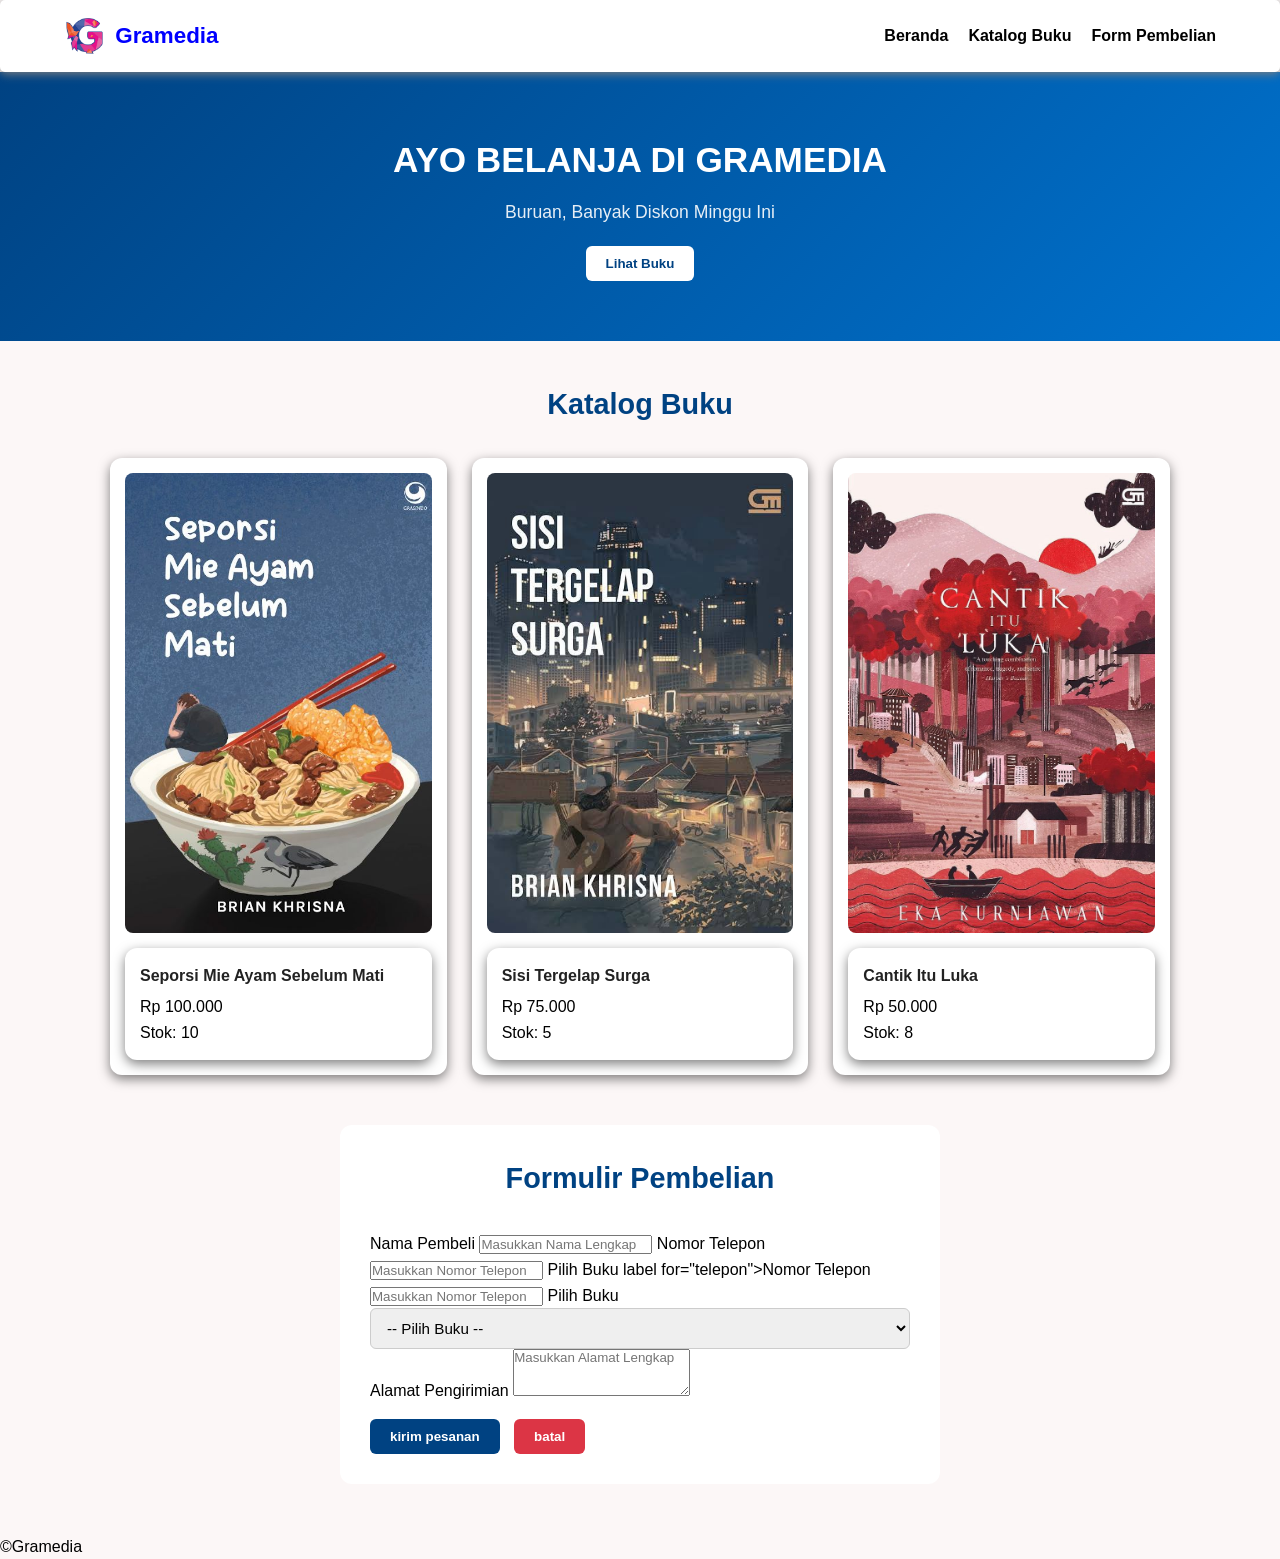
<file: gramed/cover buku.html>
<!DOCTYPE html>
<html lang="en">
<head>
    <meta charset="UTF-8">
    <meta name="viewport" content="width=device-width, initial-scale=1.0">
    <link rel="icon" type="image/x-icon" href="logo.jpg">
    <title>Toko Buku Gramedia</title>
    <link rel="stylesheet" href="cover.css">
</head>
<body>
    <!--NAVBAR-->
    <nav class="navbar">    
        <div class="brand">
            <img src="logo.jpg" alt="logo-toko" class="img-logo">
            <span class="logo">Gramedia</span>
        </div>
        <ul class="nav-links">
            <li><a href="#">Beranda</a></li>
            <li><a href="#book">Katalog Buku</a></li>
            <li><a href="#form">Form Pembelian</a></li>
        </ul>
    </nav>
    <header id="home" class="hero-content">
        <h1>AYO BELANJA DI GRAMEDIA</h1>
        <p>Buruan, Banyak Diskon Minggu Ini</p>
        <button type="button">
            <a href="#book">Lihat Buku</a>
        </button>
    </header>
    <!--KATALOG BUKU-->
    <main id="book" class="container-content">
        <h2 class="section-title">Katalog Buku</h2>
        <div class="books-grid">

            <div class="card">
                <img src="buku1.jpg" alt="Sepersi Mie Ayam Sebelum Mati" />
                <div class="card info">
                    <p class="book-title">Seporsi Mie Ayam Sebelum Mati</p>
                    <p class="book-price">Rp 100.000</p>
                    <p class="book-stock">Stok: 10</p>
                </div>
            </div>

            <div class="card">
                <img src="buku2.jpg" alt="Sisi Tergelap Surga" />
                <div class="card info">
                    <p class="book-title">Sisi Tergelap Surga</p>
                    <p class="book-price">Rp 75.000</p>
                    <p class="book-stock">Stok: 5</p>
                </div>
            </div>

            <div class="card">
                <img src="buku3.jpg" alt="Cantik Itu Luka" />
                <div class="card info">
                    <p class="book-title">Cantik Itu Luka</p>
                    <p class="book-price">Rp 50.000</p>
                    <p class="book-stock">Stok: 8</p>
                </div>
            </div>

        </div>
    </main>
    <!--FORMULIR PEMBELIAN-->
    <section id="form">
        <h2 class="section-title">Formulir Pembelian</h2>
        
        <form action="#" method="POST" class="container-form">
            <label for="nama">Nama Pembeli</label>
                <input type="text" name="nama" id="nama"
                placeholder="Masukkan Nama Lengkap" required/>
                
                <label for="telepon">Nomor Telepon</label>
                    <input type="text" name="telepon" id="telepon"
                    placeholder="Masukkan Nomor Telepon" required/>

                    <label for="buka">Pilih Buku</label>

                    label for="telepon">Nomor Telepon</label>
                    <input type="text" name="telepon" id="telepon"
                    placeholder="Masukkan Nomor Telepon" required/>

                    <label for="buka">Pilih Buku</label>
                    <select name="buku" id="buku" required> 
                        <option value="">-- Pilih Buku --</option>
                        <option value="buku1">Seporsi Mie Ayam Sebelum mati</option>
                        <option value="buku2">Sisi Tergelap Surga</option>
                        <option value="buku3">Cantik Itu Luka</option>
                    </select>

                    <label for="alamat">Alamat Pengirimian</label>
                        <textarea name="alamat" id="alamat" placeholder="Masukkan Alamat Lengkap" rows="3" required></textarea>

                        <div>
                            <button type="submit">kirim pesanan</button>
                            <button type="reset">batal</button>
                        </div>
          </form>
          </section>
          
          <!--FOOTER-->
                        <footer>
                            <p>&copy;Gramedia</p>
                        </footer>



</body>
</html>
</file>
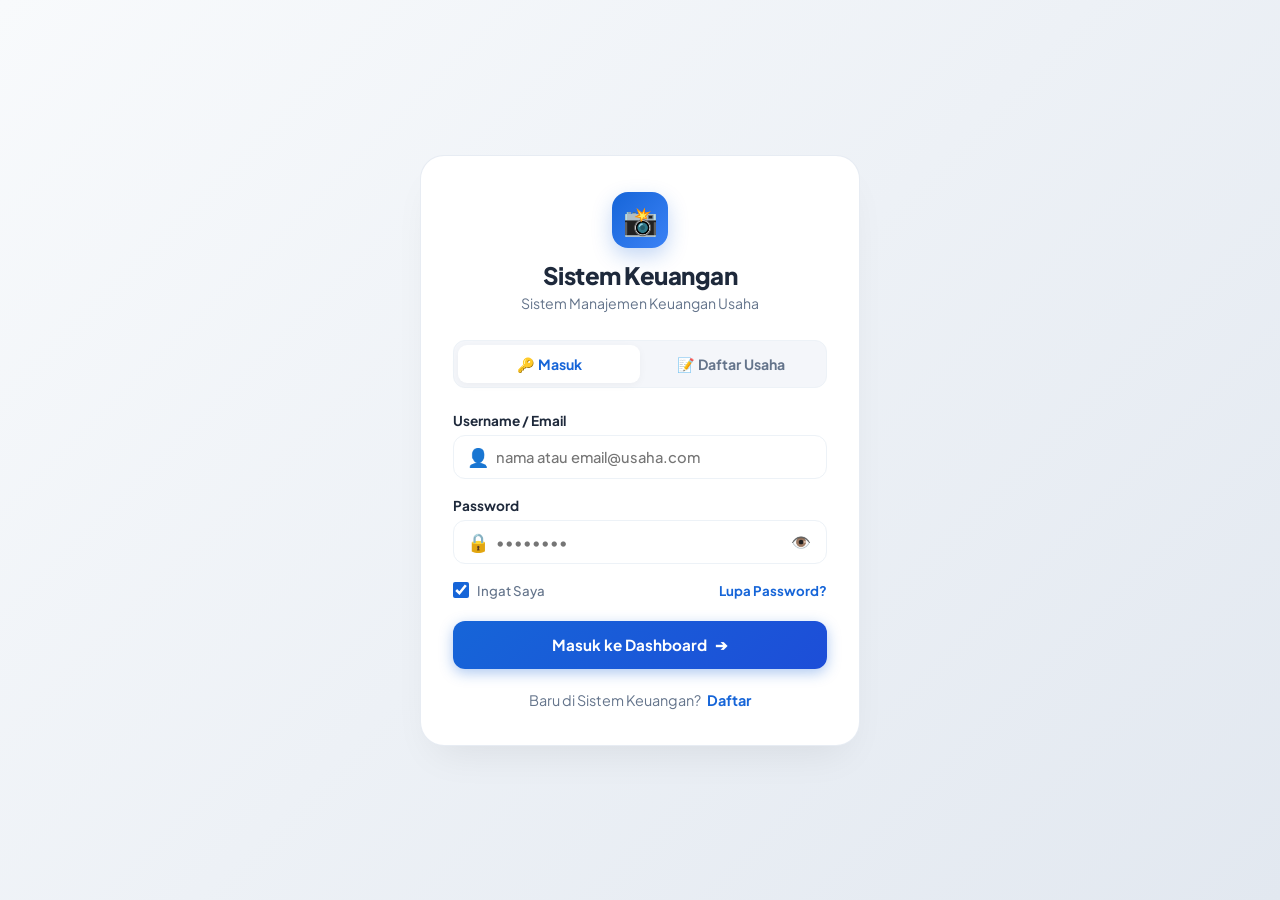
<file: projek_11/login.html>
<!DOCTYPE html>
<html lang="id">
<head>
  <meta charset="UTF-8">
  <meta name="viewport" content="width=device-width, initial-scale=1.0">
  <title>Masuk - Sistem Keuangan</title>
  
  <!-- Google Fonts: Plus Jakarta Sans -->
  <link rel="preconnect" href="https://fonts.googleapis.com">
  <link rel="preconnect" href="https://fonts.gstatic.com" crossorigin>
  <link href="https://fonts.googleapis.com/css2?family=Plus+Jakarta+Sans:wght@400;500;600;700;800&display=swap" rel="stylesheet">
  
  <link rel="stylesheet" href="css/login.css">
</head>
<body class="simple-login-body">

  <main class="simple-login-container">
    
    <!-- Minimalist Auth Card -->
    <div class="simple-auth-card">
      
      <!-- Brand Header -->
      <div class="simple-brand-header">
        <div class="simple-brand-icon">📸</div>
        <h1 class="simple-brand-title">Sistem Keuangan</h1>
        <p class="simple-brand-subtitle">Sistem Manajemen Keuangan Usaha</p>
      </div>

      <!-- Tabs Switcher -->
      <div class="auth-tabs">
        <button class="tab-btn active" id="tabLoginBtn" onclick="switchTab('login')">🔑 Masuk</button>
        <button class="tab-btn" id="tabRegisterBtn" onclick="switchTab('register')">📝 Daftar Usaha</button>
      </div>

      <!-- FORM MASUK (LOGIN) -->
      <form id="loginForm" onsubmit="handleLoginSubmit(event)">
        <div class="form-group">
          <label class="form-label" for="loginEmail">Username / Email</label>
          <div class="form-input-wrapper">
            <span class="input-icon">👤</span>
            <input type="text" id="loginEmail" class="form-input" placeholder="nama atau email@usaha.com" required>
          </div>
        </div>

        <div class="form-group">
          <label class="form-label" for="loginPassword">Password</label>
          <div class="form-input-wrapper">
            <span class="input-icon">🔒</span>
            <input type="password" id="loginPassword" class="form-input" placeholder="••••••••" required>
            <button type="button" class="toggle-pass-btn" onclick="togglePasswordVisibility('loginPassword', this)">👁️</button>
          </div>
        </div>

        <div class="form-options">
          <label class="remember-me">
            <input type="checkbox" id="rememberMe" checked>
            <span>Ingat Saya</span>
          </label>
          <a href="javascript:void(0)" class="forgot-link" onclick="openResetModal()">Lupa Password?</a>
        </div>

        <button type="submit" class="submit-btn" id="loginSubmitBtn">
          <span>Masuk ke Dashboard</span>
          <span>➔</span>
        </button>

        <div class="auth-switch-link">
          Baru di Sistem Keuangan? <a href="javascript:void(0)" onclick="switchTab('register')">Daftar</a>
        </div>
      </form>

      <!-- FORM DAFTAR (REGISTER) -->
      <form id="registerForm" style="display: none;" onsubmit="handleRegisterSubmit(event)">
        <div class="form-group">
          <label class="form-label" for="regName">Nama Pemilik</label>
          <div class="form-input-wrapper">
            <span class="input-icon">👤</span>
            <input type="text" id="regName" class="form-input" placeholder="Budi Santoso" required>
          </div>
        </div>

        <div class="form-group">
          <label class="form-label" for="regBoothName">Nama Usaha</label>
          <div class="form-input-wrapper">
            <span class="input-icon">📷</span>
            <input type="text" id="regBoothName" class="form-input" placeholder="Usaha Saya" required>
          </div>
        </div>

        <div class="form-group">
          <label class="form-label" for="regEmail">Email Usaha</label>
          <div class="form-input-wrapper">
            <span class="input-icon">✉️</span>
            <input type="email" id="regEmail" class="form-input" placeholder="info@usaha.com" required>
          </div>
        </div>

        <div class="form-group">
          <label class="form-label" for="regPassword">Password</label>
          <div class="form-input-wrapper">
            <span class="input-icon">🔒</span>
            <input type="password" id="regPassword" class="form-input" placeholder="Minimal 6 karakter" minlength="6" required>
            <button type="button" class="toggle-pass-btn" onclick="togglePasswordVisibility('regPassword', this)">👁️</button>
          </div>
        </div>

        <button type="submit" class="submit-btn" style="background: linear-gradient(135deg, #10b981 0%, #059669 100%);">
          <span>Daftar Usaha Baru</span>
          <span>✨</span>
        </button>

        <div class="auth-switch-link">
          Sudah punya akun? <a href="javascript:void(0)" onclick="switchTab('login')">Log in</a>
        </div>
      </form>

    </div>

  </main>

  <!-- MODAL LUPA PASSWORD -->
  <div class="modal-overlay" id="resetModal">
    <div class="modal-box">
      <div class="modal-header">
        <h3 class="modal-title">🔑 Pulihkan Password</h3>
        <button class="close-modal-btn" onclick="closeResetModal()">&times;</button>
      </div>
      <p style="font-size: 0.88rem; color: var(--text-muted); margin-bottom: 18px; line-height: 1.5;">
        Masukkan alamat email terdaftar Anda untuk mengatur ulang password akun.
      </p>
      <form onsubmit="handleResetSubmit(event)">
        <div class="form-group">
          <label class="form-label" for="resetEmail">Email Terdaftar</label>
          <div class="form-input-wrapper">
            <span class="input-icon">✉️</span>
            <input type="email" id="resetEmail" class="form-input" placeholder="email@usaha.com" required>
          </div>
        </div>
        <button type="submit" class="submit-btn" style="margin-top: 12px;">
          Kirim Link Reset Password
        </button>
      </form>
    </div>
  </div>

  <div id="toastContainer"></div>
  <script src="js/login.js"></script>
</body>
</html>
</file>
<file: gramed/cover.css>
*{
    margin: 0;
    padding: 0;
    box-sizing: border-box;
    font-family: 'Segoe UI', Tahoma, Geneva, Verdana, sans-serif;
}

body{
    background-color: #fcf7f7;
    color: black;
    line-height: 1.6;
    overflow-x: hidden;
}

.navbar{
    display: flex;
    align-items: center;
    justify-content: space-between;
    background-color: white;
    padding: 1rem 5%;
    border-radius: 5px;
    box-shadow: 0 2px 10px gray;
    position: sticky;
    top: 0;
    z-index: 100;
}

.brand{
    display: flex;
    align-items: center;
    gap: 10px;
}

.img-logo{
    height: 40px;
    object-fit: contain;
    width: auto;
}

.logo{
    font-size: 1.4rem;
    font-weight: bold;
    color: blue;
}

.nav-links{
    display: flex;
    gap: 20px;
    list-style: none;
}

.nav-links a{
    text-decoration: none;
    color: black;
    font-weight: 600;
}

.nav-links a:hover{
    color: blue;
    transition: .3s ease-in-out;
}

/*---HERO SECTION---*/
.hero-content{
    background: linear-gradient(135deg, #004282, #0072ce);
    color: #ffffff;
    text-align: center;
    padding: 60px 20px;
}

.hero-content h1{
    font-size: 2.2rem;
    margin-bottom: 10px;
    animation: animasi 2s infinite ease-in-out;
}

@keyframes animasi{
    0% {transform : scale(1);}
    50% {transform : scale(1.05);}
    100% {transform : scale(1);}
}

.hero-content p{
    font-size: 1.1rem;
    opacity: 0.9;
}

.hero-content button {
    margin-top: 20px;
    padding: 10px 20px;
    background-color: #ffffff;
    color: #820073;
    border: none;
    border-radius: 6px;
    font-weight: bold;
    text-decoration: none;
    cursor: pointer;
    transition: background-color 0.3s, color 0.3s;
}

.hero-content button a{
    color: #004282;
    text-decoration: none;
}

.hero-content button:hover{
    background-color: #659be7;
    transform: translateY(3px);
}

.hero-content button:hover a{
    color: #ffffff;
}

/* katalog Buku */
.container-content{
    max-width: 1100px;
    margin: 40px auto;
    padding: 0 20px;
}

.section-title{
    text-align: center;
    margin-bottom: 30px;
    font-size: 1.8rem;
    color: #004282;
}

.books-grid{
    display: grid;
    grid-template-columns: repeat(auto-fit, minmax(220px, 1fr));
    gap: 25px;
}

.card{
    background-color: #ffffff;
    border-radius: 12px;
    padding: 15px;
    box-shadow: 0 4px 12px rgba(0, 0, 0, 0.5);
    transition: transform 0.3s, box-shadow 0.3s;
    display: flex;
    flex-direction: column;
    justify-content: space-between;
}

.card:hover{
    transform: translateY(-5px);
    box-shadow: 0 8px 20px rgba(0, 0, 0, 0.12);
}

.card img{
    width: 100%;
    align-items: center;
    height: auto;
    aspect-ratio: 2 / 3;
    object-fit: cover;
    border-radius: 8px;
    margin-bottom: 15px;
}

.card-info{
    margin-bottom: 15px;
}

.card .book-title{
    font-weight: 700;
    color: #222;
    font-size: 1rem;
    margin-bottom: 6px;
}

/*--formulir--*/
#form {
    max-width: 600px;
    margin: 50px auto;
    background: #ffffff;
    padding: 30px;
    border-radius: 12px;
    box-shadow: 0 4px, 12px, rgba(0, 0, 0, 0.5);
}

.contrainer-form{
    display: flex;
    flex-direction: column;
    gap: 12px;
}

.contrainer-form label{
    font-weight: 600;
    font-size: 0.9rem;
    color: #444;
}

.contrainer-form input, 
.contrainer-form textarea, select {
    width: 100%;
    padding: 10px 12px;
    border: 1px, solid #ccc;
    border-radius: 6px;
    font-size: 0.95rem;
    outline: none;
    transition: border-color 0,2s;

}

form button {
    margin-top: 15px;
    padding: 10px 20px;
    border: none;
    border-radius: 6px;
    font-weight: 600;
    cursor: pointer;
}

form button[type="submit"]{
    background-color: #004282;
    color: white;
    margin-right: 10px;
}

form button[type="submit"]:hover{
    background-color: #022a51;
}

form button[type="reset"]{
    background-color: #dc3545;
    color: white;
}

form button[type="reset"]:hover{
    background-color: #c82333;
}

/*--FOOTER--*/
flooter{
    text-align: center;
    padding: 20px;
    background-color: #1a1a1a;
    color: #ffffff;
    font-size: 0.9rem;
    margin-top: 40px;
}
</file>
<file: projek_11/css/login.css>
:root {
  --primary-blue: #1665D8;
  --primary-hover: #1252b4;
  --primary-light: #eff6ff;
  --sidebar-bg: #1257C9;
  --bg-body: #f4f6fa;
  --card-bg: #ffffff;
  --text-main: #1e293b;
  --text-muted: #64748b;
  --text-light: #94a3b8;
  --border-color: #edf2f7;
  
  --green-success: #10b981;
  --green-bg: #d1fae5;
  --red-danger: #ef4444;
  --red-bg: #fee2e2;
  
  --shadow-sm: 0 2px 8px rgba(0, 0, 0, 0.04);
  --shadow-md: 0 8px 24px rgba(22, 101, 216, 0.08);
  --shadow-lg: 0 20px 40px -15px rgba(22, 101, 216, 0.15);
  
  --radius-card: 20px;
  --radius-input: 12px;
  --radius-btn: 12px;
  --transition: all 0.25s cubic-bezier(0.4, 0, 0.2, 1);
}

body.dark-mode {
  --bg-body: #0f172a;
  --card-bg: #1e293b;
  --text-main: #f8fafc;
  --text-muted: #94a3b8;
  --text-light: #64748b;
  --border-color: #334155;
  --primary-light: #1e3a8a;
  --shadow-md: 0 8px 24px rgba(0, 0, 0, 0.3);
  --shadow-lg: 0 20px 40px -15px rgba(0, 0, 0, 0.4);
}

* {
  box-sizing: border-box;
  margin: 0;
  padding: 0;
  font-family: 'Plus Jakarta Sans', sans-serif;
}

body {
  background-color: var(--bg-body);
  color: var(--text-main);
  min-height: 100vh;
  display: flex;
  flex-direction: column;
  overflow-x: hidden;
  transition: background-color 0.3s ease, color 0.3s ease;
}

/* ---------------------------------------------------
   NAVBAR
--------------------------------------------------- */
.navbar {
  position: sticky;
  top: 0;
  z-index: 1000;
  background: rgba(255, 255, 255, 0.85);
  backdrop-filter: blur(12px);
  -webkit-backdrop-filter: blur(12px);
  border-bottom: 1px solid var(--border-color);
  padding: 16px 32px;
  display: flex;
  align-items: center;
  justify-content: space-between;
  transition: var(--transition);
}

body.dark-mode .navbar {
  background: rgba(30, 41, 59, 0.85);
}

.brand-logo {
  display: flex;
  align-items: center;
  gap: 12px;
  text-decoration: none;
  color: var(--text-main);
}

.brand-icon {
  width: 42px;
  height: 42px;
  background: linear-gradient(135deg, #1665D8 0%, #3b82f6 100%);
  border-radius: 12px;
  display: flex;
  align-items: center;
  justify-content: center;
  color: #ffffff;
  font-size: 22px;
  box-shadow: 0 4px 12px rgba(22, 101, 216, 0.3);
}

.brand-title {
  font-weight: 800;
  font-size: 1.15rem;
  letter-spacing: -0.5px;
  color: var(--text-main);
}

.brand-subtitle {
  font-size: 0.72rem;
  color: var(--primary-blue);
  font-weight: 700;
  text-transform: uppercase;
  letter-spacing: 0.5px;
}

.nav-actions {
  display: flex;
  align-items: center;
  gap: 16px;
}

.theme-toggle-btn {
  background: var(--primary-light);
  border: 1px solid var(--border-color);
  color: var(--text-main);
  padding: 10px 14px;
  border-radius: var(--radius-btn);
  cursor: pointer;
  display: flex;
  align-items: center;
  gap: 8px;
  font-size: 0.88rem;
  font-weight: 600;
  transition: var(--transition);
}

.theme-toggle-btn:hover {
  transform: translateY(-2px);
}

.nav-btn-secondary {
  text-decoration: none;
  color: var(--text-main);
  font-weight: 600;
  font-size: 0.9rem;
  padding: 10px 18px;
  border-radius: var(--radius-btn);
  transition: var(--transition);
}

.nav-btn-secondary:hover {
  background: var(--primary-light);
  color: var(--primary-blue);
}

/* ---------------------------------------------------
   MAIN HERO & LOGIN SECTION
--------------------------------------------------- */
.hero-container {
  flex: 1;
  max-width: 1280px;
  margin: 0 auto;
  width: 100%;
  padding: 40px 24px 60px 24px;
  display: grid;
  grid-template-columns: 1fr 440px;
  gap: 48px;
  align-items: center;
}

@media (max-width: 992px) {
  .hero-container {
    grid-template-columns: 1fr;
    gap: 40px;
    padding: 24px 16px;
  }
}

/* Left Hero Content */
.hero-content {
  display: flex;
  flex-direction: column;
  gap: 24px;
}

.badge-pill {
  display: inline-flex;
  align-items: center;
  gap: 8px;
  padding: 8px 16px;
  background: var(--primary-light);
  color: var(--primary-blue);
  border: 1px solid rgba(22, 101, 216, 0.2);
  border-radius: 50px;
  font-size: 0.85rem;
  font-weight: 700;
  width: fit-content;
}

.hero-title {
  font-size: 2.8rem;
  font-weight: 800;
  line-height: 1.2;
  letter-spacing: -1px;
  color: var(--text-main);
}

.hero-title span {
  background: linear-gradient(135deg, #1665D8 0%, #2563eb 50%, #0284c7 100%);
  -webkit-background-clip: text;
  -webkit-text-fill-color: transparent;
}

.hero-desc {
  font-size: 1.08rem;
  color: var(--text-muted);
  line-height: 1.6;
  max-width: 600px;
}

/* Feature Highlights Pills */
.hero-features {
  display: grid;
  grid-template-columns: repeat(auto-fit, minmax(220px, 1fr));
  gap: 16px;
  margin-top: 8px;
}

.feature-item {
  background: var(--card-bg);
  border: 1px solid var(--border-color);
  padding: 16px;
  border-radius: 14px;
  display: flex;
  align-items: flex-start;
  gap: 12px;
  box-shadow: var(--shadow-sm);
  transition: var(--transition);
}

.feature-item:hover {
  transform: translateY(-3px);
  box-shadow: var(--shadow-md);
  border-color: var(--primary-blue);
}

.feature-icon {
  width: 36px;
  height: 36px;
  border-radius: 10px;
  background: var(--primary-light);
  color: var(--primary-blue);
  display: flex;
  align-items: center;
  justify-content: center;
  font-size: 18px;
  flex-shrink: 0;
}

.feature-text h4 {
  font-size: 0.92rem;
  font-weight: 700;
  margin-bottom: 2px;
}

.feature-text p {
  font-size: 0.78rem;
  color: var(--text-muted);
}

/* ---------------------------------------------------
   AUTH CARD & FORMS
--------------------------------------------------- */
.auth-card {
  background: var(--card-bg);
  border: 1px solid var(--border-color);
  border-radius: var(--radius-card);
  padding: 32px;
  box-shadow: var(--shadow-lg);
  position: relative;
  overflow: hidden;
  transition: var(--transition);
}

.auth-card::before {
  content: '';
  position: absolute;
  top: 0;
  left: 0;
  right: 0;
  height: 4px;
  background: linear-gradient(90deg, #1665D8, #3b82f6, #10b981);
}

/* Tabs Switcher */
.auth-tabs {
  display: flex;
  background: var(--bg-body);
  padding: 4px;
  border-radius: 12px;
  margin-bottom: 24px;
  border: 1px solid var(--border-color);
}

.tab-btn {
  flex: 1;
  padding: 10px 16px;
  border: none;
  background: transparent;
  color: var(--text-muted);
  font-weight: 700;
  font-size: 0.88rem;
  border-radius: 9px;
  cursor: pointer;
  transition: var(--transition);
}

.tab-btn.active {
  background: var(--card-bg);
  color: var(--primary-blue);
  box-shadow: var(--shadow-sm);
}

/* Form Fields */
.form-group {
  margin-bottom: 18px;
  display: flex;
  flex-direction: column;
  gap: 6px;
}

.form-label {
  font-size: 0.85rem;
  font-weight: 700;
  color: var(--text-main);
  display: flex;
  justify-content: space-between;
  align-items: center;
}

.form-input-wrapper {
  position: relative;
  display: flex;
  align-items: center;
}

.input-icon {
  position: absolute;
  left: 14px;
  color: var(--text-light);
  font-size: 18px;
  pointer-events: none;
}

.form-input {
  width: 100%;
  padding: 12px 14px 12px 42px;
  border: 1.5px solid var(--border-color);
  border-radius: var(--radius-input);
  background-color: var(--card-bg);
  color: var(--text-main);
  font-size: 0.92rem;
  font-weight: 500;
  outline: none;
  transition: var(--transition);
}

.form-input:focus {
  border-color: var(--primary-blue);
  box-shadow: 0 0 0 3px rgba(22, 101, 216, 0.15);
}

.toggle-pass-btn {
  position: absolute;
  right: 12px;
  background: none;
  border: none;
  color: var(--text-muted);
  cursor: pointer;
  font-size: 16px;
  padding: 4px;
}

.form-select {
  width: 100%;
  padding: 12px 14px 12px 42px;
  border: 1.5px solid var(--border-color);
  border-radius: var(--radius-input);
  background-color: var(--card-bg);
  color: var(--text-main);
  font-size: 0.92rem;
  font-weight: 600;
  outline: none;
  cursor: pointer;
  appearance: none;
  transition: var(--transition);
}

.form-select:focus {
  border-color: var(--primary-blue);
  box-shadow: 0 0 0 3px rgba(22, 101, 216, 0.15);
}

.form-options {
  display: flex;
  align-items: center;
  justify-content: space-between;
  margin-bottom: 22px;
  font-size: 0.83rem;
}

.remember-me {
  display: flex;
  align-items: center;
  gap: 8px;
  color: var(--text-muted);
  cursor: pointer;
  font-weight: 500;
}

.remember-me input {
  accent-color: var(--primary-blue);
  width: 16px;
  height: 16px;
  cursor: pointer;
}

.forgot-link {
  color: var(--primary-blue);
  text-decoration: none;
  font-weight: 700;
  transition: var(--transition);
}

.forgot-link:hover {
  text-decoration: underline;
}

.submit-btn {
  width: 100%;
  padding: 14px;
  background: linear-gradient(135deg, #1665D8 0%, #1d4ed8 100%);
  color: #ffffff;
  border: none;
  border-radius: var(--radius-btn);
  font-size: 0.95rem;
  font-weight: 700;
  cursor: pointer;
  display: flex;
  align-items: center;
  justify-content: center;
  gap: 8px;
  box-shadow: 0 4px 14px rgba(22, 101, 216, 0.35);
  transition: var(--transition);
}

.submit-btn:hover {
  background: linear-gradient(135deg, #1252b4 0%, #1e40af 100%);
  transform: translateY(-2px);
  box-shadow: 0 6px 20px rgba(22, 101, 216, 0.45);
}

.submit-btn:active {
  transform: translateY(0);
}

/* Preset Demo Buttons */
.demo-presets {
  margin-top: 24px;
  padding-top: 20px;
  border-top: 1px dashed var(--border-color);
}

.demo-title {
  font-size: 0.78rem;
  text-transform: uppercase;
  letter-spacing: 0.5px;
  color: var(--text-muted);
  font-weight: 700;
  margin-bottom: 12px;
  text-align: center;
}

.preset-grid {
  display: grid;
  grid-template-columns: 1fr 1fr;
  gap: 10px;
}

.preset-btn {
  padding: 9px 12px;
  background: var(--bg-body);
  border: 1px solid var(--border-color);
  border-radius: 8px;
  color: var(--text-main);
  font-size: 0.8rem;
  font-weight: 600;
  cursor: pointer;
  display: flex;
  align-items: center;
  justify-content: center;
  gap: 6px;
  transition: var(--transition);
}

.preset-btn:hover {
  background: var(--primary-light);
  border-color: var(--primary-blue);
  color: var(--primary-blue);
}

/* ---------------------------------------------------
   FOOTER & TOAST
--------------------------------------------------- */
.footer {
  border-top: 1px solid var(--border-color);
  padding: 24px;
  text-align: center;
  font-size: 0.85rem;
  color: var(--text-muted);
  background: var(--card-bg);
  margin-top: auto;
}

.footer-links {
  display: flex;
  justify-content: center;
  gap: 20px;
  margin-bottom: 10px;
  list-style: none;
}

.footer-links a {
  color: var(--text-muted);
  text-decoration: none;
  font-weight: 500;
}

.footer-links a:hover {
  color: var(--primary-blue);
}

/* Toast notification */
#toastContainer {
  position: fixed;
  bottom: 24px;
  right: 24px;
  z-index: 9999;
  display: flex;
  flex-direction: column;
  gap: 10px;
}

.toast {
  background: #1e293b;
  color: #ffffff;
  padding: 12px 20px;
  border-radius: 10px;
  font-size: 0.88rem;
  font-weight: 600;
  display: flex;
  align-items: center;
  gap: 10px;
  box-shadow: 0 10px 25px rgba(0, 0, 0, 0.2);
  animation: slideIn 0.3s cubic-bezier(0.4, 0, 0.2, 1);
}

@keyframes slideIn {
  from { transform: translateX(100%); opacity: 0; }
  to { transform: translateX(0); opacity: 1; }
}

/* Modal Reset Password */
.modal-overlay {
  position: fixed;
  top: 0;
  left: 0;
  right: 0;
  bottom: 0;
  background: rgba(15, 23, 42, 0.6);
  backdrop-filter: blur(4px);
  display: none;
  align-items: center;
  justify-content: center;
  z-index: 2000;
  padding: 20px;
}

.modal-overlay.active {
  display: flex;
}

.modal-box {
  background: var(--card-bg);
  border-radius: var(--radius-card);
  max-width: 420px;
  width: 100%;
  padding: 28px;
  box-shadow: var(--shadow-lg);
  border: 1px solid var(--border-color);
  animation: modalScale 0.25s ease-out;
}

@keyframes modalScale {
  from { transform: scale(0.95); opacity: 0; }
  to { transform: scale(1); opacity: 1; }
}

.modal-header {
  display: flex;
  justify-content: space-between;
  align-items: center;
  margin-bottom: 16px;
}

.modal-title {
  font-size: 1.15rem;
  font-weight: 800;
}

.close-modal-btn {
  background: none;
  border: none;
  font-size: 20px;
  color: var(--text-muted);
  cursor: pointer;
}

/* ---------------------------------------------------
   SIMPLE MINIMALIST LOGIN LAYOUT
--------------------------------------------------- */
body.simple-login-body {
  background: linear-gradient(135deg, #f8fafc 0%, #e2e8f0 100%);
  display: flex;
  align-items: center;
  justify-content: center;
  min-height: 100vh;
  padding: 24px;
}

body.dark-mode.simple-login-body {
  background: linear-gradient(135deg, #0f172a 0%, #1e293b 100%);
}

.simple-login-container {
  width: 100%;
  max-width: 440px;
  margin: 0 auto;
}

.simple-auth-card {
  background: var(--card-bg);
  border-radius: 24px;
  padding: 36px 32px;
  box-shadow: 0 20px 40px -15px rgba(0, 0, 0, 0.08);
  border: 1px solid rgba(226, 232, 240, 0.8);
  transition: var(--transition);
}

body.dark-mode .simple-auth-card {
  border-color: rgba(51, 65, 85, 0.8);
  box-shadow: 0 20px 40px -15px rgba(0, 0, 0, 0.4);
}

.simple-brand-header {
  text-align: center;
  margin-bottom: 28px;
}

.simple-brand-icon {
  width: 56px;
  height: 56px;
  background: linear-gradient(135deg, #1665D8 0%, #3b82f6 100%);
  border-radius: 16px;
  display: inline-flex;
  align-items: center;
  justify-content: center;
  font-size: 28px;
  box-shadow: 0 8px 20px rgba(22, 101, 216, 0.25);
  margin-bottom: 12px;
}

.simple-brand-title {
  font-size: 1.5rem;
  font-weight: 800;
  color: var(--text-main);
  letter-spacing: -0.5px;
}

.simple-brand-subtitle {
  font-size: 0.88rem;
  color: var(--text-muted);
  margin-top: 4px;
}

.auth-switch-link {
  text-align: center;
  margin-top: 22px;
  font-size: 0.9rem;
  color: var(--text-muted);
}

.auth-switch-link a {
  color: var(--primary-blue);
  font-weight: 700;
  text-decoration: none;
  margin-left: 4px;
}

.auth-switch-link a:hover {
  text-decoration: underline;
}
</file>
